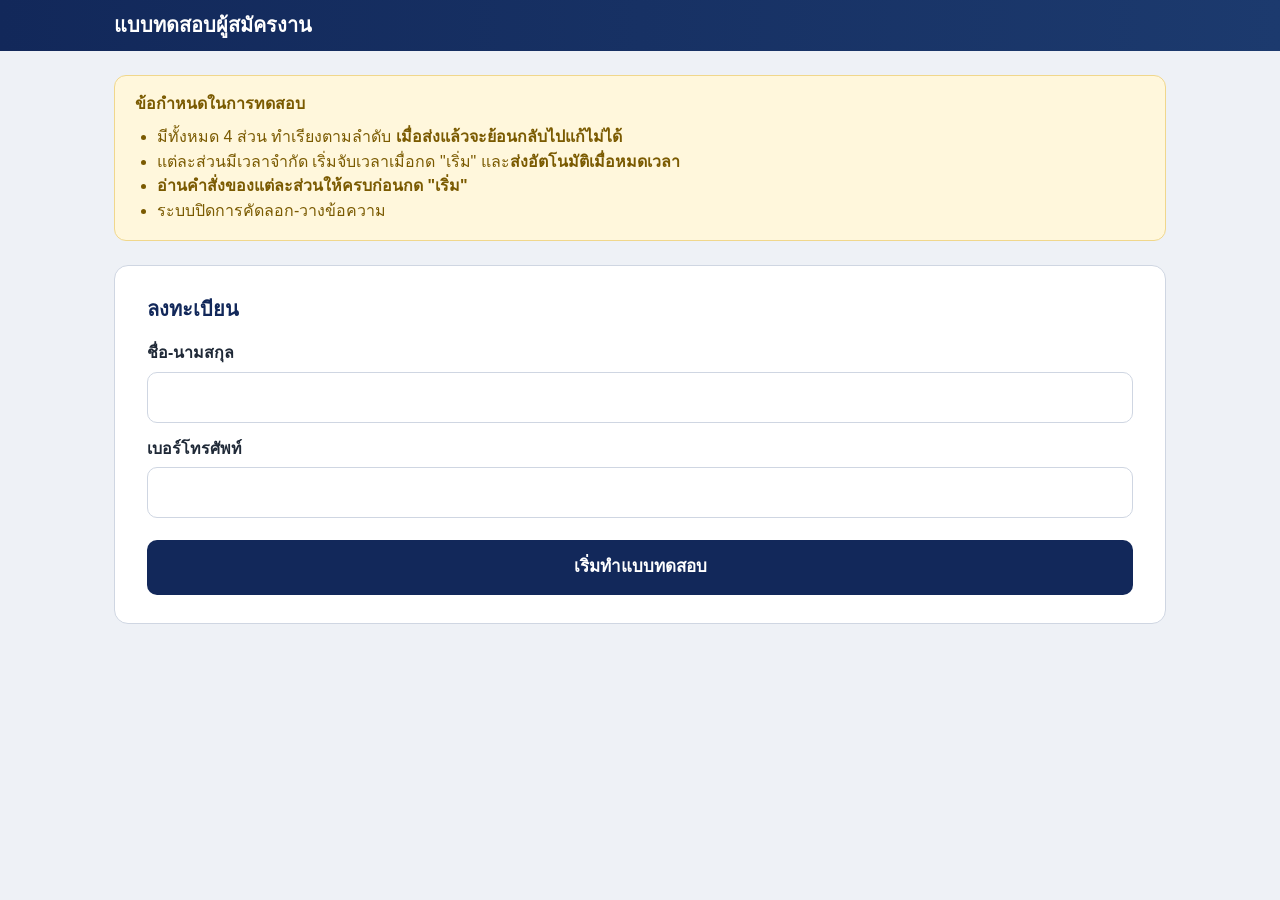
<file: index.html>
<!DOCTYPE html>
<html lang="th">
<head>
  <meta charset="UTF-8">
  <meta name="viewport" content="width=device-width, initial-scale=1.0">
  <title>แบบทดสอบผู้สมัครงาน</title>
  <link rel="stylesheet" href="css/style.css">
</head>
<body>
  <header class="topbar">
    <div class="topbar-inner">
      <h1>แบบทดสอบผู้สมัครงาน</h1>
      <div class="topbar-right">
      <button type="button" id="fs-btn" class="fs-btn hidden" title="กลับเข้าโหมดเต็มจอ">⛶ เต็มจอ</button>
      <div id="timer" class="timer hidden"><span id="timer-label"></span> <span id="timer-value">--:--</span></div>
      </div>
    </div>
  </header>

  <main id="app" class="container"></main>

  <script src="js/config.js"></script>
  <script src="js/scoring.js"></script>
  <script src="js/part1.js"></script>
  <script src="js/part2.js"></script>
  <script src="js/part3.js"></script>
  <script src="js/part4.js"></script>
  <script src="js/review.js"></script>
  <script src="js/app.js"></script>
</body>
</html>
</file>
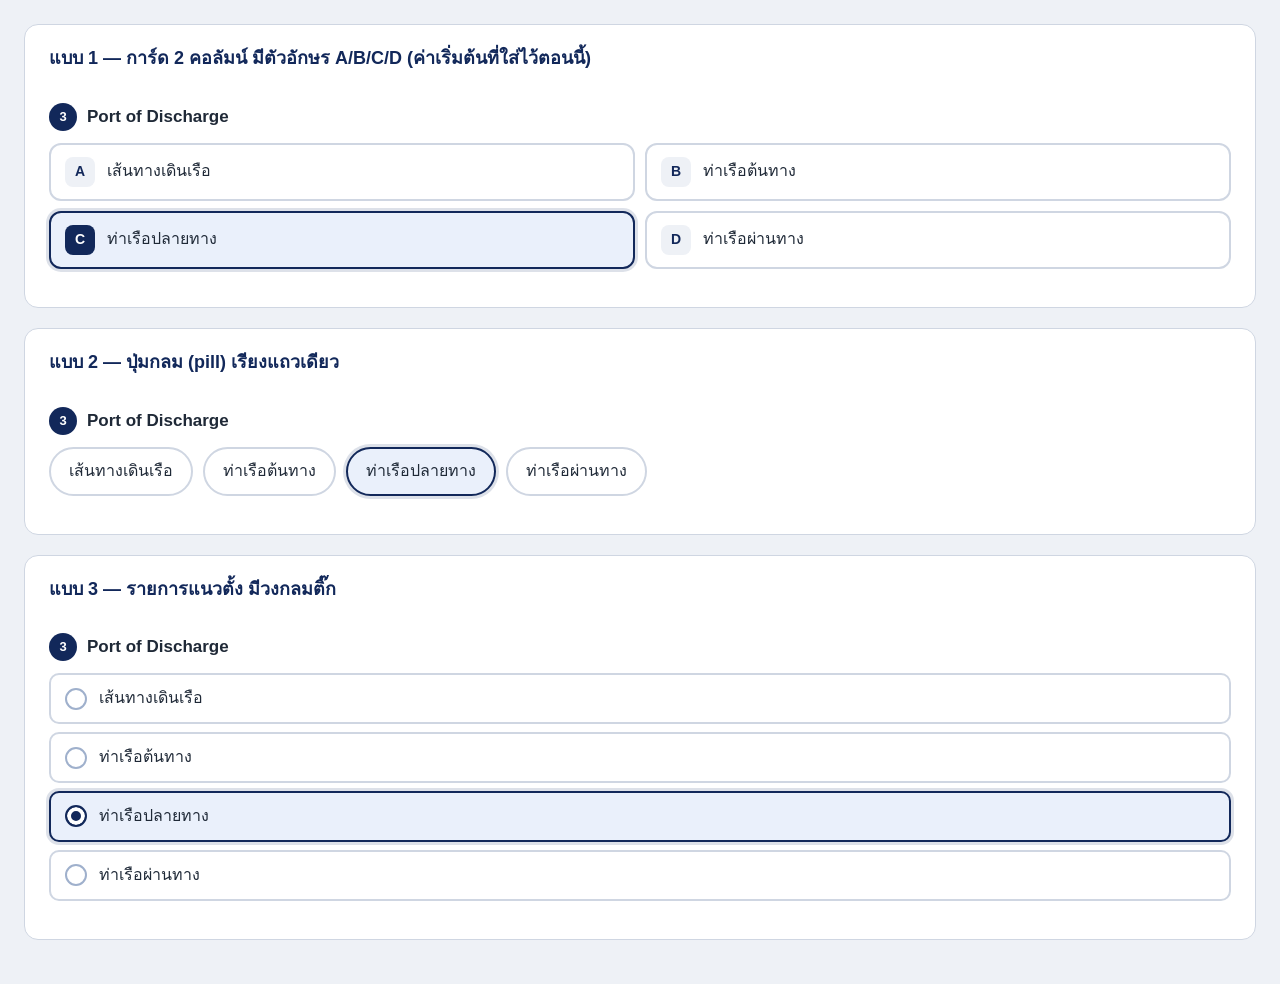
<file: _mock4.html>
<!DOCTYPE html><html lang="th"><head><meta charset="UTF-8"><link rel="stylesheet" href="css/style.css">
<style>
body{padding:24px} .mock{background:#fff;border:1px solid var(--border);border-radius:14px;padding:20px 24px;margin-bottom:20px}
.mock h2{margin:0 0 12px;font-size:18px;color:var(--navy-dark)}
/* แบบ 2: ปุ่ม pill เรียงแถว */
.s2 .choices{display:flex;flex-wrap:wrap;gap:10px}
.s2 .choices label{border-radius:999px;padding:10px 18px;gap:8px}
.s2 .choices .letter{display:none}
/* แบบ 3: รายการแนวตั้ง มีวงกลมเช็ก */
.s3 .choices{grid-template-columns:1fr;gap:8px}
.s3 .choices label{border-radius:10px;padding:11px 14px}
.s3 .choices .letter{width:22px;height:22px;border-radius:50%;border:2px solid #9fb0cc;background:#fff;font-size:0}
.s3 .choices label:has(input:checked) .letter{border-color:var(--navy-dark);background:var(--navy-dark);box-shadow:inset 0 0 0 4px #fff}
</style></head><body>
<div class="mock"><h2>แบบ 1 — การ์ด 2 คอลัมน์ มีตัวอักษร A/B/C/D (ค่าเริ่มต้นที่ใส่ไว้ตอนนี้)</h2><div class="q s1" id="q1"></div></div>
<div class="mock"><h2>แบบ 2 — ปุ่มกลม (pill) เรียงแถวเดียว</h2><div class="q s2" id="q2"></div></div>
<div class="mock"><h2>แบบ 3 — รายการแนวตั้ง มีวงกลมติ๊ก</h2><div class="q s3" id="q3"></div></div>
<script>
const q={q:"Port of Discharge",choices:["เส้นทางเดินเรือ","ท่าเรือต้นทาง","ท่าเรือปลายทาง","ท่าเรือผ่านทาง"]};
for(const n of [1,2,3]){document.getElementById("q"+n).innerHTML=`<div class="qt"><span class="num">3</span>${q.q}</div><div class="choices">${q.choices.map((c,j)=>`<label><input type="radio" name="m${n}" value="${j}" ${j==2?"checked":""}><span class="letter">${"ABCD"[j]}</span><span>${c}</span></label>`).join("")}</div>`;}
</script></body></html>
</file>
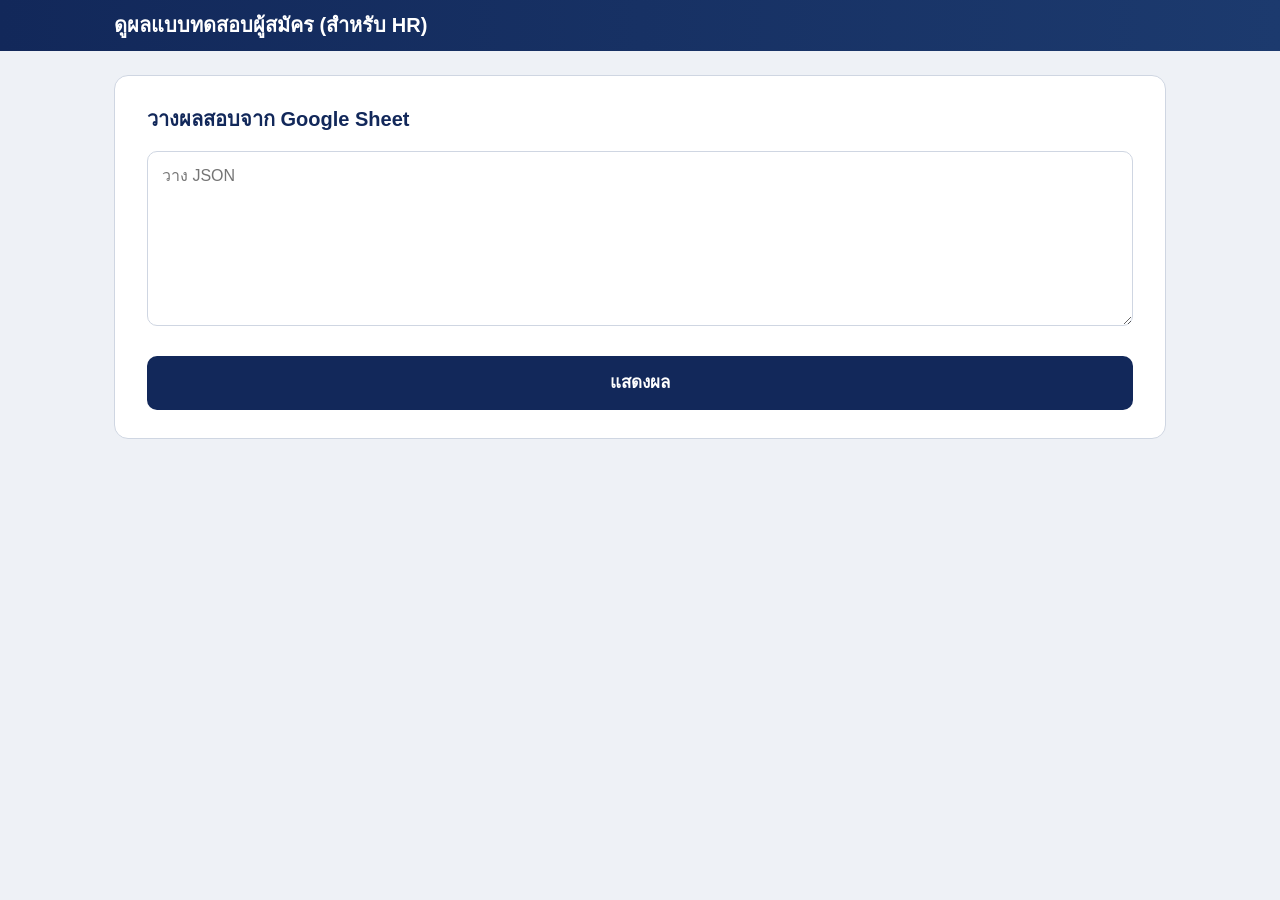
<file: review.html>
<!DOCTYPE html>
<html lang="th">
<head>
  <meta charset="UTF-8">
  <meta name="viewport" content="width=device-width, initial-scale=1.0">
  <meta name="robots" content="noindex, nofollow">
  <title>ดูผลแบบทดสอบ (HR)</title>
  <link rel="stylesheet" href="css/style.css">
</head>
<body>
  <header class="topbar">
    <div class="topbar-inner"><h1>ดูผลแบบทดสอบผู้สมัคร (สำหรับ HR)</h1></div>
  </header>

  <main class="container" id="app">
    <div class="card" id="input-card">
      <h2>วางผลสอบจาก Google Sheet</h2>
      <textarea id="raw-input" rows="6" spellcheck="false" placeholder="วาง JSON"></textarea>
      <div class="error hidden" id="raw-error"></div>
      <button class="btn btn-primary" id="show-btn">แสดงผล</button>
    </div>
    <div id="result"></div>
    <div id="review"></div>
  </main>

  <script src="js/config.js"></script>
  <script src="js/scoring.js"></script>
  <script src="js/part1.js"></script>
  <script src="js/part2.js"></script>
  <script src="js/part3.js"></script>
  <script src="js/part4.js"></script>
  <script src="js/review.js"></script>
  <script>
  (function () {
    const cfg = window.HR_CONFIG;
    const esc = s => String(s == null ? "" : s).replace(/&/g, "&amp;").replace(/</g, "&lt;").replace(/>/g, "&gt;");

    /* รับได้ทั้ง "ทั้งแถว" (คั่นด้วย tab) และ "เฉพาะเซลล์ raw_json" รวมถึงกรณีที่ Sheets ครอบด้วย " และใส่ "" แทน " */
    function parseInput(text) {
      text = text.trim();
      let name = "", phone = "", ts = "";
      const cells = text.split("\t");
      if (cells.length > 3) { ts = cells[0]; name = cells[1]; phone = cells[2]; }
      let jsonPart = cells.length > 3 ? cells[cells.length - 1] : text;
      jsonPart = jsonPart.trim();
      const tries = [jsonPart];
      if (jsonPart.startsWith('"') && jsonPart.endsWith('"')) tries.push(jsonPart.slice(1, -1).replace(/""/g, '"'));
      const a = jsonPart.indexOf("{"), b = jsonPart.lastIndexOf("}");
      if (a >= 0 && b > a) { const inner = jsonPart.slice(a, b + 1); tries.push(inner, inner.replace(/""/g, '"')); }
      for (const t of tries) {
        try {
          const raw = JSON.parse(t);
          if (raw && raw.answers && raw.results) {
            const c = raw.candidate || {};
            return { raw, name: c.name || name, phone: c.phone || phone, ts: raw.finishedAt || ts };
          }
        } catch (e) { /* try next */ }
      }
      return null;
    }

    function show() {
      const err = document.getElementById("raw-error");
      const parsed = parseInput(document.getElementById("raw-input").value);
      if (!parsed) {
        err.textContent = "อ่านข้อมูลไม่ได้ กรุณาคัดลอกเซลล์ raw_json (คอลัมน์สุดท้าย) ทั้งเซลล์ หรือเลือกทั้งแถวแล้ววางใหม่";
        err.classList.remove("hidden"); return;
      }
      err.classList.add("hidden");
      const { raw, name, phone, ts } = parsed;
      const { paste, leave: tab } = HR_REVIEW.violationCounts(raw.violations);
      const when = ts ? new Date(ts).toLocaleString("th-TH") : (raw.startedAt ? new Date(raw.startedAt).toLocaleString("th-TH") : "-");
      document.getElementById("result").innerHTML = `
        <div class="card">
          <h2>${esc(name) || "ผู้สมัคร"} ${phone ? `<span class="muted" style="font-weight:400">โทร ${esc(phone)}</span>` : ""}</h2>
          <p class="muted" style="margin-top:-6px">ทำแบบทดสอบเมื่อ ${esc(when)} · พยายามคัดลอก/วาง ${paste} ครั้ง · ออกนอกหน้าจอ ${tab} ครั้ง
            ${raw.key ? "" : " · <b>ผลนี้บันทึกก่อนมีการเก็บเฉลย ระบบใช้ข้อสอบปัจจุบันแสดงเทียบ ถ้าแก้ข้อสอบไปแล้วอาจไม่ตรง</b>"}</p>
          ${HR_REVIEW.summaryHtml(raw.results)}
          <div style="margin-top:18px">
            <button class="btn btn-primary btn-inline" id="print-report">พิมพ์ผล (A4)</button>
            <button class="btn btn-secondary btn-inline" id="download-report" style="margin-left:6px">ดาวน์โหลดไฟล์ผล (ส่ง LINE)</button>
          </div>
          <h3 style="margin-top:22px">ดูรายละเอียดคำตอบ</h3>
          <div class="review-nav">${HR_REVIEW.navHtml()}</div>
        </div>`;
      document.getElementById("review").innerHTML = "";
      document.querySelectorAll("[data-review]").forEach(btn => btn.addEventListener("click", () => {
        document.querySelectorAll("[data-review]").forEach(x => x.classList.toggle("active", x === btn));
        HR_REVIEW.render(document.getElementById("review"), btn.dataset.review, raw, cfg);
        document.getElementById("review").scrollIntoView({ behavior: "smooth" });
      }));
      document.getElementById("download-report").addEventListener("click", () => downloadReport(raw, { name, phone, when }));
      document.getElementById("print-report").addEventListener("click", () => printReport(raw, { name, phone, when }));
      document.querySelector('[data-review="part1"]').click();
    }

    /* CSS ของหน้านี้ทั้งหมด เพื่อฝังลงในไฟล์ผล */
    function pageCss() {
      let out = "";
      for (const sheet of document.styleSheets) {
        try { for (const rule of sheet.cssRules) out += rule.cssText + "\n"; } catch (e) { /* ข้าม stylesheet ที่อ่านไม่ได้ */ }
      }
      return out;
    }

    /* พิมพ์ผ่าน iframe ที่ซ่อนไว้ หน้าเว็บนี้ไม่เปลี่ยน */
    function printReport(raw, meta) {
      const old = document.getElementById("print-frame"); if (old) old.remove();
      const f = document.createElement("iframe");
      f.id = "print-frame";
      f.style.cssText = "position:fixed;right:0;bottom:0;width:0;height:0;border:0;visibility:hidden";
      document.body.appendChild(f);
      f.onload = () => { f.contentWindow.focus(); f.contentWindow.print(); };
      f.srcdoc = HR_REVIEW.buildPrintHtml(raw, meta, cfg);
    }

    function downloadReport(raw, meta) {
      const html = HR_REVIEW.buildReportHtml(raw, meta, cfg, pageCss());
      const day = (raw.finishedAt || raw.startedAt || new Date().toISOString()).slice(0, 10);
      const safeName = (meta.name || "ผู้สมัคร").replace(/[\\/:*?"<>|\s]+/g, "_");
      const blob = new Blob([html], { type: "text/html;charset=utf-8" });
      const a = document.createElement("a");
      a.href = URL.createObjectURL(blob);
      a.download = `ผลสอบ-${safeName}-${day}.html`;
      document.body.appendChild(a); a.click(); a.remove();
      setTimeout(() => URL.revokeObjectURL(a.href), 2000);
    }
    document.getElementById("show-btn").addEventListener("click", show);
  })();
  </script>
</body>
</html>
</file>
<file: css/style.css>
:root {
  --navy: #1c3a6e;
  --navy-dark: #12285a;
  --bg: #eef1f6;
  --card: #ffffff;
  --border: #cfd6e2;
  --text: #1f2937;
  --muted: #6b7280;
  --warn-bg: #fff7dc;
  --warn-border: #f0d78c;
  --warn-text: #7a5a00;
  --danger: #b91c1c;
  --red-bright: #ff1a1a;
  --green: #059669;
  --orange: #d97706;
  --gmail-blue: #0b57d0;
}
* { box-sizing: border-box; }
html, body { margin: 0; padding: 0; }
body {
  font-family: "Segoe UI", Tahoma, "Noto Sans Thai", "Sarabun", Arial, sans-serif;
  background: var(--bg); color: var(--text); font-size: 16px; line-height: 1.55;
}
.topbar { background: linear-gradient(90deg, var(--navy-dark), var(--navy)); color: #fff; }
.topbar-inner { max-width: 1100px; margin: 0 auto; padding: 18px 24px; display: flex; align-items: center; justify-content: space-between; }
.topbar h1 { margin: 0; font-size: 20px; font-weight: 700; }
.timer { font-variant-numeric: tabular-nums; font-weight: 700; font-size: 18px; background: rgba(255,255,255,.12); padding: 6px 14px; border-radius: 8px; }
.timer.warning { background: #b91c1c; }
.hidden { display: none !important; }

.container { max-width: 1100px; margin: 0 auto; padding: 24px; }
.container.wide { max-width: 1600px; }

.notice { background: var(--warn-bg); border: 1px solid var(--warn-border); color: var(--warn-text); border-radius: 12px; padding: 16px 20px; margin-bottom: 24px; }
.notice h2 { margin: 0 0 8px; font-size: 16px; }
.notice ul { margin: 0; padding-left: 22px; }

.card { background: var(--card); border: 1px solid var(--border); border-radius: 14px; padding: 28px 32px; margin-bottom: 24px; }
.card h2 { margin: 0 0 16px; font-size: 20px; color: var(--navy-dark); }
.card h3 { margin: 0 0 12px; font-size: 17px; color: var(--navy-dark); }
label { display: block; font-weight: 600; margin: 14px 0 6px; }
input[type=text], input[type=tel], textarea {
  width: 100%; font: inherit; padding: 12px 14px; border: 1px solid var(--border); border-radius: 10px; background: #fff; color: var(--text);
}
input:focus, textarea:focus { outline: 2px solid var(--navy); outline-offset: 1px; border-color: var(--navy); }
textarea { resize: vertical; }

.btn { display: inline-block; font: inherit; font-weight: 700; padding: 14px 22px; border-radius: 10px; border: 0; cursor: pointer; }
.btn-primary { background: var(--navy-dark); color: #fff; width: 100%; margin-top: 22px; font-size: 17px; }
.btn-primary:hover { background: var(--navy); }
.btn-secondary { background: #fff; color: var(--navy-dark); border: 1px solid var(--border); }
.btn-inline { width: auto; margin-top: 0; }
.error { color: var(--danger); margin-top: 8px; font-size: 14px; }
.muted { color: var(--muted); font-size: 14px; }

.part-title { display: flex; align-items: baseline; gap: 12px; margin-bottom: 8px; }
.part-title .badge { background: var(--navy-dark); color: #fff; font-size: 13px; padding: 3px 10px; border-radius: 999px; }
.instructions { background: #f4f6fa; border: 1px solid var(--border); border-radius: 10px; padding: 14px 18px; margin: 12px 0 18px; }
.instructions ul, .instructions ol { margin: 6px 0 0; padding-left: 22px; }
.actions { display: flex; gap: 12px; justify-content: flex-end; margin-top: 20px; }

/* Part 1 */
/* ต้นฉบับกับกล่องพิมพ์ใช้กล่อง/ฟอนต์/ระยะบรรทัดเดียวกัน ให้ตัดบรรทัดตรงกันเป๊ะ */
.reference-text, #p1-input {
  display: block; box-sizing: border-box; width: 100%; margin: 0;
  background: #f9fafb; border: 1px solid var(--border); border-radius: 10px; padding: 18px 20px;
  font-family: "Segoe UI", Tahoma, "Noto Sans Thai", "Sarabun", Arial, sans-serif; font-size: 18px; line-height: 1.9;
  white-space: pre-wrap; overflow-wrap: break-word; word-break: normal; color: var(--text);
}
.reference-text { user-select: none; -webkit-user-select: none; }
#p1-input { background: #fff; resize: none; overflow: hidden; }

/* Part 2: Gmail compose */
.p2-layout { display: grid; grid-template-columns: 1fr 1fr; gap: 20px; align-items: start; }
@media (max-width: 1000px) { .p2-layout { grid-template-columns: 1fr; } }
.p2-instructions { margin: 0; position: sticky; top: 16px; }
.email-target { font-family: "Google Sans", Roboto, Arial, sans-serif; font-size: 15px; line-height: 1.5; color: #1f1f1f; white-space: pre-wrap; overflow-wrap: break-word; background: #fff; border: 1px dashed var(--border); border-radius: 8px; padding: 14px 16px; user-select: none; -webkit-user-select: none; }
.gmail { border: 1px solid #dadce0; border-radius: 8px; box-shadow: 0 8px 24px rgba(0,0,0,.18); background: #fff; font-family: "Google Sans", Roboto, Arial, sans-serif; overflow: hidden; }
.gmail-head { background: #f2f6fc; padding: 10px 16px; display: flex; justify-content: space-between; align-items: center; font-size: 15px; color: #041e49; }
.gmail-head .win { color: #444746; letter-spacing: 6px; font-size: 14px; }
.gmail-row { display: flex; align-items: center; border-bottom: 1px solid #e0e0e0; padding: 0 16px; min-height: 42px; }
.gmail-row .lbl { color: #5f6368; font-size: 15px; width: 36px; }
.gmail-row input { flex: 1; border: 0; padding: 8px 4px; font-size: 15px; background: transparent; border-radius: 0; }
.gmail-row input:focus { outline: none; }
.gmail-row .ccbcc { display: flex; gap: 8px; }
.gmail-row .ccbcc button { background: none; border: 0; color: #444746; font-size: 15px; cursor: pointer; padding: 4px 2px; }
.gmail-row .ccbcc button:hover { text-decoration: underline; }
.gmail-body { min-height: 320px; padding: 14px 18px; font-family: "Google Sans", Roboto, Arial, sans-serif; font-size: 15px; outline: none; white-space: pre-wrap; overflow-wrap: break-word; line-height: 1.5; color: #1f1f1f; }
.gmail-foot { display: flex; align-items: center; gap: 14px; padding: 12px 16px; border-top: 1px solid #e0e0e0; }
.gmail-send { display: flex; }
.gmail-send button { background: var(--gmail-blue); color: #fff; border: 0; font-size: 15px; font-weight: 500; padding: 10px 24px; border-radius: 18px 0 0 18px; cursor: pointer; }
.gmail-send .caret { background: var(--gmail-blue); color: #fff; padding: 10px 12px; border-radius: 0 18px 18px 0; border-left: 1px solid rgba(255,255,255,.35); font-size: 12px; display: flex; align-items: center; }
.gmail-tools { display: flex; gap: 16px; color: #444746; font-size: 18px; margin-left: 8px; }
.gmail-tools span { opacity: .8; }
.gmail-trash { margin-left: auto; color: #444746; font-size: 18px; }

/* Part 3: B/L compare — ฟอร์มโครงเดียวกับ B/L มาตรฐาน */
.bl-compare { display: grid; grid-template-columns: 1fr 1fr; gap: 20px; }
@media (max-width: 1100px) { .bl-compare { grid-template-columns: 1fr; } }
.bl { --line: 1px solid #222; border: 2px solid #222; background: #fff; font-family: Tahoma, Arial, Helvetica, sans-serif; color: #111; }
.bl-top { display: grid; grid-template-columns: 1fr 1fr; border-bottom: var(--line); }
.bl-left, .bl-right { display: flex; flex-direction: column; }
.bl-left { border-right: var(--line); }
.bl-title { flex: 1; display: flex; flex-direction: column; justify-content: center; text-align: center; padding: 10px 8px; border-bottom: var(--line); background: #f3f4f6; }
.bl-title { font-family: Arial, Helvetica, sans-serif; }
.bl-title .t { font-weight: 700; font-size: 17px; letter-spacing: 3px; }
.bl-title .co { font-weight: 700; font-size: 12px; margin-top: 8px; }
.bl-title .addr { font-size: 10.5px; color: #333; line-height: 1.45; margin-top: 2px; }
.bl-cell.bl-no .val, .bl-cell.bl-no textarea { font-size: 15px; }
.bl-row4 { display: grid; grid-template-columns: repeat(4, 1fr); }
.bl-row3 { display: grid; grid-template-columns: repeat(4, 1fr); }
.bl-row3 .span2 { grid-column: span 2; }
.bl-body-head { display: grid; grid-template-columns: 1.1fr .7fr 2fr 1fr; border-bottom: var(--line); background: #f3f4f6; }
.bl-body-head > div { font-family: Arial, Helvetica, sans-serif; font-size: 9px; font-weight: 700; text-align: center; padding: 4px 4px; border-right: var(--line); line-height: 1.3; }
.bl-body-head > div:last-child { border-right: 0; }
.bl-body { display: grid; grid-template-columns: 1.1fr .7fr 2fr 1fr; border-bottom: var(--line); }
.bl-body-col { border-right: var(--line); display: flex; flex-direction: column; }
.bl-body-col:last-child { border-right: 0; }
.bl-body .bl-cell { border: 0; border-bottom: 0; }
.bl-cell { position: relative; border-right: var(--line); border-bottom: var(--line); padding: 3px 6px 5px; min-width: 0; }
.bl-row4 .bl-cell:nth-child(4n), .bl-row3 .bl-cell:last-child, .bl-right .bl-cell { border-right: 0; }
.bl-right .bl-cell:last-child, .bl-left .bl-cell:last-child { border-bottom: 0; }
.bl-row3:last-child .bl-cell { border-bottom: 0; }
.bl-cell .lbl { font-family: Arial, Helvetica, sans-serif; font-size: 9px; line-height: 12px; min-height: 12px; font-weight: 700; color: #333; text-transform: uppercase; margin-bottom: 2px; }
.bl-cell.nolbl .lbl { display: none; }
/* .val และ textarea ใช้กล่อง/ฟอนต์/บรรทัดเดียวกันทุกประการ ให้สองฝั่งตรงกันเป๊ะ */
.bl-cell .val, .bl-cell textarea {
  display: block; box-sizing: border-box; width: 100%; margin: 0; padding: 2px 3px;
  font-family: Tahoma, Arial, Helvetica, sans-serif; font-size: 13px; font-weight: 400; line-height: 19px;
  height: calc(var(--rows, 1) * 19px + 4px); white-space: pre-wrap; overflow: hidden; border: 1px solid transparent; border-radius: 2px;
  word-break: break-word;
}
.bl-cell .val { user-select: none; -webkit-user-select: none; }
.bl-cell .val .ins { color: var(--red-bright); }
.bl-cell.ok .val .ins { color: var(--green); }
.bl-cell.bad .val .ins { color: var(--red-bright); }
.bl-counter { display: inline-block; margin-left: 10px; padding: 2px 10px; border-radius: 999px; background: #fee2e2; color: var(--danger); font-size: 14px; }
.bl-counter.done { background: #d1fae5; color: #047857; }
.bl-counter:empty { display: none; }
.bl.editable .bl-cell[data-key] { cursor: text; }
.bl.editable .bl-cell[data-key]:hover .val { background: #f4f6fa; }
.bl-cell textarea { display: none; resize: none; background: #fffbe6; border-color: var(--navy); color: var(--text); }
.bl-cell textarea:focus { outline: none; box-shadow: 0 0 0 2px rgba(28,58,110,.25); }
.bl-cell.editing .val { display: none; }
.bl-cell.editing textarea { display: block; }
.bl-caption { font-weight: 700; margin-bottom: 8px; color: var(--navy-dark); }
.bl-caption.wrong { color: var(--danger); }

/* Part 4 — ตัวเลือกแบบการ์ด */
.q { padding: 18px 0; border-bottom: 1px solid var(--border); }
.q:last-of-type { border-bottom: 0; }
.q .qt { display: flex; align-items: center; gap: 10px; font-weight: 700; font-size: 17px; margin-bottom: 12px; }
.q .qt .num { background: var(--navy-dark); color: #fff; font-size: 13px; width: 28px; height: 28px; border-radius: 50%; display: inline-flex; align-items: center; justify-content: center; flex-shrink: 0; }
.q .choices { display: grid; grid-template-columns: 1fr 1fr; gap: 10px; }
@media (max-width: 700px) { .q .choices { grid-template-columns: 1fr; } }
.q .choices label { position: relative; margin: 0; font-weight: 500; cursor: pointer; display: flex; align-items: center; gap: 12px; padding: 12px 14px; border: 2px solid var(--border); border-radius: 12px; background: #fff; transition: border-color .12s, background .12s, box-shadow .12s; }
.q .choices label:hover { border-color: #9fb0cc; background: #f8fafc; }
.q .choices input { position: absolute; opacity: 0; width: 0; height: 0; }
.q .choices .letter { width: 30px; height: 30px; border-radius: 8px; background: #eef1f6; color: var(--navy-dark); font-weight: 700; display: inline-flex; align-items: center; justify-content: center; flex-shrink: 0; font-size: 14px; }
.q .choices label:has(input:checked) { border-color: var(--navy-dark); background: #eaf0fb; box-shadow: 0 0 0 3px rgba(28,58,110,.15); }
.q .choices label:has(input:checked) .letter { background: var(--navy-dark); color: #fff; }
.q .choices label:has(input:focus-visible) { outline: 2px solid var(--navy); outline-offset: 2px; }

/* Summary */
.summary-grid { display: grid; grid-template-columns: repeat(auto-fit, minmax(220px, 1fr)); gap: 14px; }
.stat { background: #f4f6fa; border: 1px solid var(--border); border-radius: 10px; padding: 14px 16px; }
.stat .k { font-size: 13px; color: var(--muted); }
.stat .v { font-size: 22px; font-weight: 700; color: var(--navy-dark); }
.status-ok { color: #047857; font-weight: 700; }
.status-err { color: var(--danger); font-weight: 700; }

/* Review (หน้าดูรายละเอียดหลังสอบ) */
.review-nav { display: flex; flex-wrap: wrap; gap: 10px; margin-top: 18px; }
.review-nav .btn { width: auto; margin: 0; padding: 10px 16px; font-size: 15px; }
.review-nav .btn.active { background: var(--navy-dark); color: #fff; }
.diff-block { background: #fff; border: 1px solid var(--border); border-radius: 10px; padding: 14px 16px; font-size: 17px; line-height: 1.9; white-space: pre-wrap; word-break: break-word; margin-bottom: 14px; }
.diff-block.mono { font-family: "Google Sans", Roboto, Arial, sans-serif; font-size: 15px; line-height: 1.6; }
.diff-block .del { background: #fecaca; color: #991b1b; text-decoration: line-through; border-radius: 3px; }
.diff-block .ins { background: #fee2e2; color: var(--red-bright); font-weight: 700; border-radius: 3px; }
.diff-block .missing { background: #fef3c7; color: #92400e; border-radius: 3px; }
.legend { display: flex; flex-wrap: wrap; gap: 14px; font-size: 14px; color: var(--muted); margin-bottom: 10px; }
.legend span i { display: inline-block; width: 14px; height: 14px; border-radius: 3px; vertical-align: -2px; margin-right: 5px; }
.review-table { width: 100%; border-collapse: collapse; margin-bottom: 14px; }
.review-table th, .review-table td { text-align: left; padding: 8px 10px; border-bottom: 1px solid var(--border); vertical-align: top; }
.review-table th { color: var(--muted); font-size: 13px; font-weight: 600; }
.ok { color: var(--green); font-weight: 700; } .bad { color: var(--red-bright); font-weight: 700; }
.bl-cell.r-fixed .val { background: #d1fae5; color: #065f46; }
.bl-cell.r-missed .val { background: #fee2e2; color: #991b1b; }
.bl-cell.r-damaged .val { background: #ffedd5; color: #9a3412; }
.q.review label { cursor: default; }
.q.review label.correct { border-color: var(--green); background: #ecfdf5; }
.q.review label.wrong { border-color: var(--red-bright); background: #fef2f2; }
.q.review label.correct .letter { background: var(--green); color: #fff; }
.q.review label.wrong .letter { background: var(--red-bright); color: #fff; }

/* Part 3 ให้พอดีจอเดียวตอนเต็มจอ */
.container.p3 { padding: 12px 16px; }
.container.p3 .card { padding: 12px 18px 14px; margin-bottom: 0; position: relative; }
.container.p3 .p3-actions { position: absolute; top: 10px; right: 18px; margin: 0; }
.container.p3 .part-title { margin-bottom: 4px; }
.container.p3 .bl-caption { margin-bottom: 4px; }
.container.p3 .p3-actions { margin-top: 10px; }
.container.p3 .p3-actions .btn { padding: 10px 26px; }
@media (max-height: 900px) {
  .container.p3 .bl-cell .val, .container.p3 .bl-cell textarea { font-size: 12px; line-height: 15px; height: calc(var(--rows, 1) * 15px + 4px); }
  .container.p3 { padding: 8px 16px; }
  .container.p3 .card { padding: 8px 16px 10px; }
  .container.p3 .bl-cell { padding: 2px 5px 3px; }
  .container.p3 .bl-cell .lbl { font-size: 8.5px; line-height: 11px; min-height: 11px; margin-bottom: 1px; }
  .container.p3 .bl-title { padding: 6px 8px; }
  .container.p3 .bl-title .t { font-size: 15px; }
  .container.p3 .bl-title .co { font-size: 11px; margin-top: 4px; }
  .container.p3 .bl-title .addr { font-size: 10px; }
  .container.p3 .topbar-inner { padding: 10px 24px; }
}
@media (max-height: 900px) { .topbar-inner { padding: 10px 24px; } }

/* In-page modal */
.modal-overlay { position: fixed; inset: 0; background: rgba(15, 23, 42, .45); display: flex; align-items: center; justify-content: center; z-index: 1000; padding: 16px; }
.modal { background: #fff; border-radius: 14px; box-shadow: 0 20px 50px rgba(0,0,0,.3); padding: 24px 26px 20px; width: 100%; max-width: 420px; }
.modal-msg { margin: 0 0 20px; font-size: 17px; font-weight: 600; color: var(--navy-dark); }
.modal-actions { display: flex; justify-content: flex-end; gap: 10px; }
.modal-actions .btn { padding: 10px 22px; }

/* ปุ่มกลับเต็มจอ */
.topbar-right { display: flex; align-items: center; gap: 10px; height: 0; overflow: visible; }
.fs-btn { font: inherit; font-size: 14px; font-weight: 600; background: #fff; color: var(--navy-dark); border: 0; border-radius: 8px; padding: 7px 12px; cursor: pointer; }
.fs-btn:hover { background: #e5e7eb; }

/* แถบโจทย์ย่อระหว่างทำ */
.task-hint { background: var(--warn-bg); border: 1px solid var(--warn-border); border-left: 5px solid var(--navy-dark); border-radius: 8px; padding: 8px 14px; font-size: 14px; color: #3d2f00; margin: 6px 0 12px; width: fit-content; max-width: 100%; }
.container.p3 .task-hint { padding: 5px 12px; margin: 2px 0 4px; font-size: 13.5px; max-width: calc(100% - 120px); }
</file>
